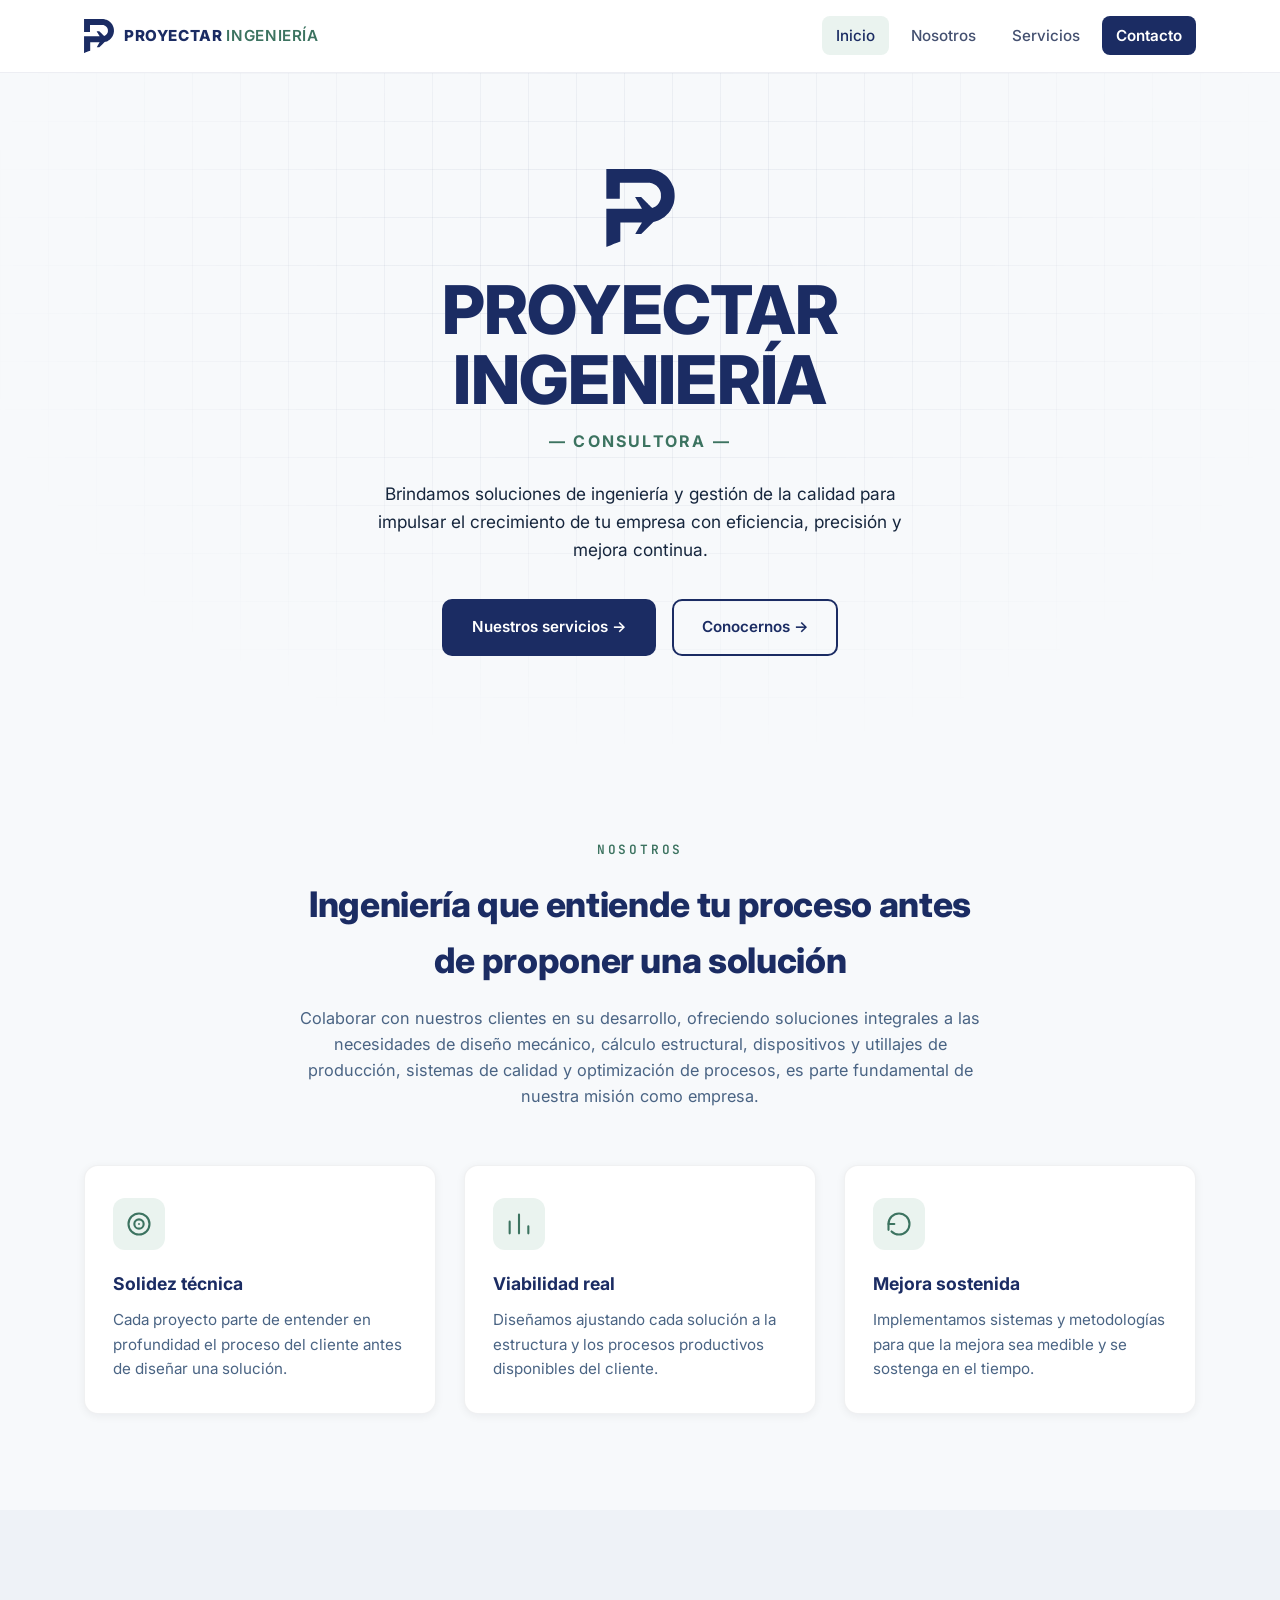
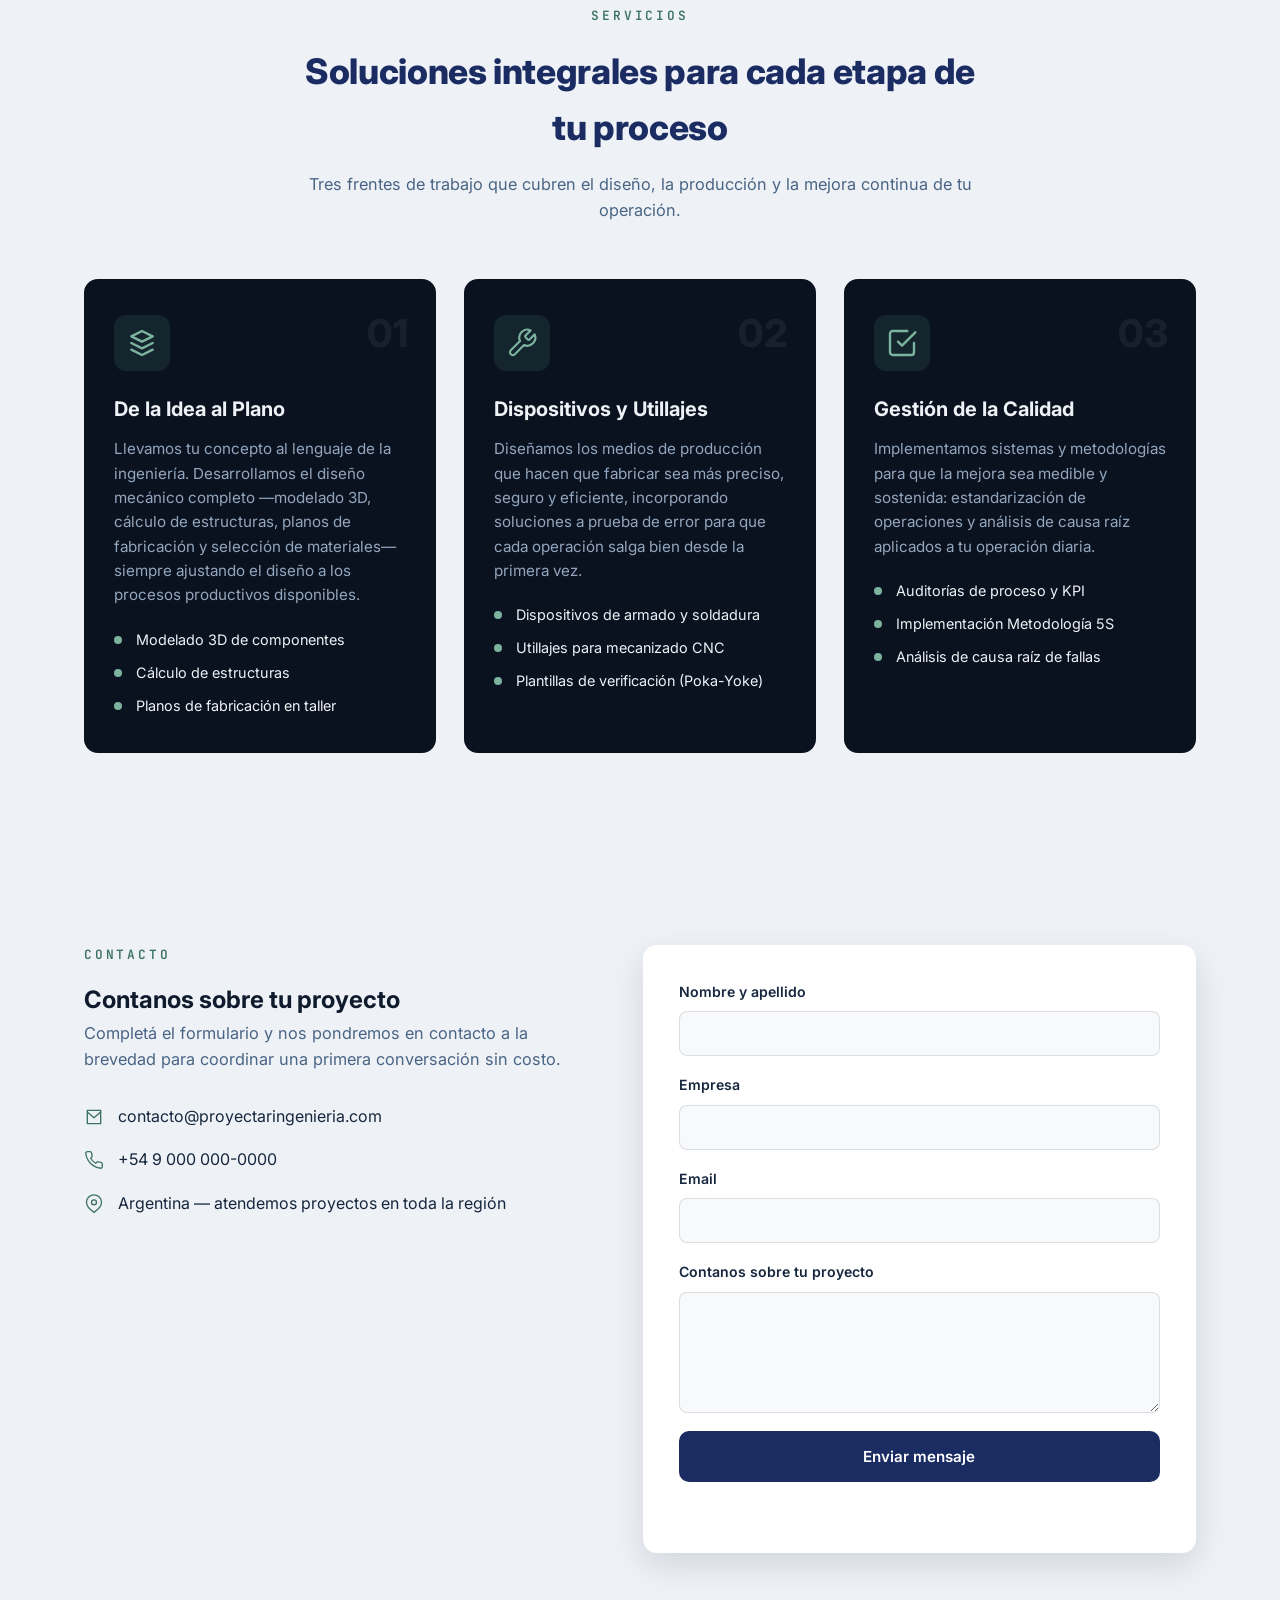
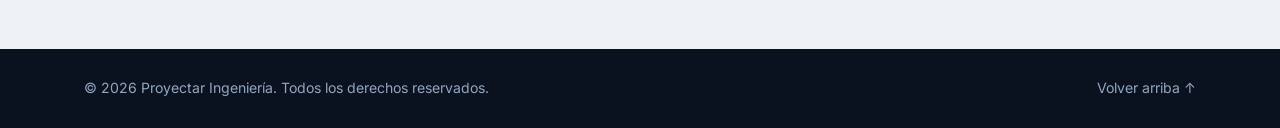
<file: index.html>
<!DOCTYPE html>
<html lang="es">
<head>
<meta charset="UTF-8">
<meta name="viewport" content="width=device-width, initial-scale=1.0">
<title>Proyectar Ingeniería | Consultoría técnica en diseño mecánico y calidad</title>
<meta name="description" content="Proyectar Ingeniería es una consultora técnica especializada en diseño mecánico, cálculo estructural, dispositivos y utillajes de producción, y gestión de la calidad industrial.">
<link rel="icon" href="assets/favicon.svg" type="image/svg+xml">
<link rel="preconnect" href="https://fonts.googleapis.com">
<link rel="preconnect" href="https://fonts.gstatic.com" crossorigin>
<link href="https://fonts.googleapis.com/css2?family=Inter:wght@400;500;600;700;800&family=JetBrains+Mono:wght@500;600&display=swap" rel="stylesheet">
<link rel="stylesheet" href="css/style.css">
</head>
<body>

<svg width="0" height="0" style="position:absolute" aria-hidden="true">
  <defs>
    <symbol id="logo-mark" viewBox="0 0 600 682">
      <path fill="currentColor" d="M 0,129.6 L 0,259.1 L 59.5,259.1 L 119,259.1 L 119.2,189.8 L 119.5,120.6 L 250,120.6 C 373.7,120.6 380.9,120.7 388.5,122.5 C 398.2,124.7 404.2,126.6 409.5,129.1 C 423.3,135.5 427,137.3 427.5,138.1 C 427.8,138.6 430.8,140.8 434.3,143.1 C 439.8,146.9 457.8,164.5 458,166.3 C 458,166.7 460.4,170.8 463.3,175.5 C 466.3,180.2 469.5,186.2 470.4,188.8 C 471.4,191.4 473.2,196.3 474.5,199.6 C 475.8,202.9 477.2,207.6 477.5,210.1 C 478.8,218.3 479.2,252.3 478,253.5 C 477.5,254 477,256.2 477,258.3 C 477,260.4 476.6,262.9 476.1,263.9 C 475.6,264.8 473.3,270.5 471,276.6 C 460.7,303.1 438.5,326.2 412.8,337.2 C 407.8,339.3 403.2,341.1 402.6,341.1 C 402,341.1 379.9,319.5 353.5,293.1 L 305.5,245.1 L 279.9,245.1 C 265.8,245.1 254.1,245.4 253.7,245.7 C 253.4,246.1 253.9,247.5 255,249 C 256.7,251.4 268.2,271.2 273.8,281.1 C 275.2,283.6 277.1,286.8 278.1,288.3 C 279.2,289.7 280,291.4 280,292 C 280,292.6 280.4,293.1 280.9,293.1 C 281.4,293.1 282,293.9 282.4,294.8 C 282.7,295.8 283.9,298.1 285,299.8 C 287.5,303.9 287.9,304.5 301.7,328.1 L 312.8,347.1 L 156.4,347.1 L 0,347.1 L 0,514.7 C 0,673.9 0.1,682.3 1.8,681.6 C 2.7,681.2 9.8,678.5 17.5,675.6 C 30.6,670.7 42.9,665.8 51,662.3 C 52.9,661.5 70,654.9 89,647.6 L 123.5,634.4 L 123.8,550.7 L 124,467.1 L 218.5,467.1 C 272,467.1 313,467.5 313,468 C 313,468.5 312.3,469.4 311.5,470.1 C 310.7,470.8 310,471.7 310,472.1 C 310,472.8 288.3,509.9 282.6,519 C 281.1,521.2 280,523.3 280,523.6 C 280,523.9 278.4,526.5 276.5,529.4 C 274.6,532.2 273,535.1 273,535.8 C 273,536.4 272.7,537.1 272.2,537.3 C 271.6,537.6 264,549.7 264,550.5 C 264,550.7 261.8,554.6 259,559.2 C 256.3,563.8 254,567.9 254,568.3 C 254,568.8 265.8,569.1 280.2,569.1 L 306.4,569.1 L 359.6,515.9 L 412.9,462.6 L 428.2,458.6 C 445.2,454.1 468.2,445 477.8,439 C 481.3,436.9 484.3,435.1 484.5,435.1 C 484.8,435.1 487.4,433.5 490.4,431.6 C 493.4,429.7 496.3,428.1 496.7,428.1 C 497.2,428.1 499.2,426.6 501.2,424.8 C 503.2,423.1 508.9,418.5 513.8,414.7 C 518.8,410.9 527.8,402.8 533.7,396.6 C 545.2,384.6 547.1,382.4 555,371.5 C 557.8,367.7 560.8,363.5 561.8,362.2 C 564.8,358.1 578.2,332.9 580.7,326.6 C 582,323.3 583.5,319.7 583.9,318.6 C 584.4,317.5 585.3,315 586,313.1 C 587.1,309.8 588,307.6 590.1,302.6 C 592.4,297.3 598,267.1 599.1,254.6 C 600.8,234.6 599.7,211.2 596,191.4 C 594.5,182.7 592.4,173.6 591.5,171.1 C 590.6,168.6 589.6,165.7 589.4,164.6 C 589.1,163.5 588.5,161.7 588,160.6 C 587.6,159.5 586.7,156.6 586,154.1 C 583.6,145.9 569.5,117.8 561.8,106.1 C 547.4,84.3 534.7,70.3 511,50.3 C 504.1,44.5 480.3,29.7 471,25.4 C 465.8,23 460.8,20.6 460,20.1 C 457.4,18.4 451.8,16.1 450.4,16.1 C 449.7,16.1 448.8,15.6 448.5,15.1 C 448.2,14.5 446.6,14.1 445.1,14.1 C 443.6,14.1 442,13.7 441.5,13.2 C 439.4,11.3 419.8,6.2 404.5,3.5 L 388.5,0.6 L 194.3,0.3 L 0,0 L 0,129.6"/>
    </symbol>
  </defs>
</svg>

<a class="skip-link" href="#main">Saltar al contenido</a>

<header class="site-header" id="header">
  <div class="container header-inner">
    <a href="#inicio" class="brand">
      <svg class="brand-mark" width="30" height="34" viewBox="0 0 600 682" aria-hidden="true"><use href="#logo-mark"></use></svg>
      <span class="brand-text">PROYECTAR<span class="brand-accent">INGENIERÍA</span></span>
    </a>

    <nav class="main-nav" id="main-nav" aria-label="Navegación principal">
      <ul>
        <li><a href="#inicio" class="nav-link active">Inicio</a></li>
        <li><a href="#nosotros" class="nav-link">Nosotros</a></li>
        <li><a href="#servicios" class="nav-link">Servicios</a></li>
        <li><a href="#contacto" class="nav-link nav-cta">Contacto</a></li>
      </ul>
    </nav>

    <button class="nav-toggle" id="nav-toggle" aria-label="Abrir menú" aria-expanded="false" aria-controls="main-nav">
      <span></span><span></span><span></span>
    </button>
  </div>
</header>

<main id="main">

  <!-- INICIO -->
  <section class="hero" id="inicio">
    <div class="hero-bg" aria-hidden="true"></div>
    <div class="container hero-inner">
      <svg class="hero-logo reveal" width="69" height="78" viewBox="0 0 600 682" aria-hidden="true"><use href="#logo-mark"></use></svg>
      <h1 class="reveal">Proyectar<br>Ingeniería</h1>
      <p class="hero-tagline reveal">— Consultora —</p>
      <p class="hero-lead reveal">
        Brindamos soluciones de ingeniería y gestión de la calidad para impulsar
        el crecimiento de tu empresa con eficiencia, precisión y mejora continua.
      </p>
      <div class="hero-actions reveal">
        <a href="#servicios" class="btn btn-primary">Nuestros servicios →</a>
        <a href="#nosotros" class="btn btn-outline">Conocernos →</a>
      </div>
    </div>
  </section>

  <!-- NOSOTROS -->
  <section class="section" id="nosotros">
    <div class="container">
      <div class="section-head reveal">
        <p class="eyebrow">Nosotros</p>
        <h2>Ingeniería que entiende tu proceso antes de proponer una solución</h2>
        <p class="section-lead">
          Colaborar con nuestros clientes en su desarrollo, ofreciendo soluciones
          integrales a las necesidades de diseño mecánico, cálculo estructural,
          dispositivos y utillajes de producción, sistemas de calidad y optimización
          de procesos, es parte fundamental de nuestra misión como empresa.
        </p>
      </div>

      <div class="values-grid">
        <div class="value-card reveal">
          <div class="value-icon">
            <svg width="28" height="28" viewBox="0 0 24 24" fill="none" aria-hidden="true"><circle cx="12" cy="12" r="9" stroke="currentColor" stroke-width="1.8"/><circle cx="12" cy="12" r="4" stroke="currentColor" stroke-width="1.8"/><circle cx="12" cy="12" r="0.8" fill="currentColor"/></svg>
          </div>
          <h3>Solidez técnica</h3>
          <p>Cada proyecto parte de entender en profundidad el proceso del cliente
            antes de diseñar una solución.</p>
        </div>

        <div class="value-card reveal">
          <div class="value-icon">
            <svg width="28" height="28" viewBox="0 0 24 24" fill="none" aria-hidden="true"><path d="M4 20V10M12 20V4M20 20V14" stroke="currentColor" stroke-width="1.8" stroke-linecap="round"/></svg>
          </div>
          <h3>Viabilidad real</h3>
          <p>Diseñamos ajustando cada solución a la estructura y los procesos
            productivos disponibles del cliente.</p>
        </div>

        <div class="value-card reveal">
          <div class="value-icon">
            <svg width="28" height="28" viewBox="0 0 24 24" fill="none" aria-hidden="true"><path d="M3 12C3 7 7 3 12 3s9 4 9 9-4 9-9 9c-2.5 0-4.8-1-6.4-2.6" stroke="currentColor" stroke-width="1.8" stroke-linecap="round"/><path d="M3 17v-5h5" stroke="currentColor" stroke-width="1.8" stroke-linecap="round" stroke-linejoin="round"/></svg>
          </div>
          <h3>Mejora sostenida</h3>
          <p>Implementamos sistemas y metodologías para que la mejora sea medible
            y se sostenga en el tiempo.</p>
        </div>
      </div>
    </div>
  </section>

  <!-- SERVICIOS -->
  <section class="section section-alt" id="servicios">
    <div class="container">
      <div class="section-head reveal">
        <p class="eyebrow">Servicios</p>
        <h2>Soluciones integrales para cada etapa de tu proceso</h2>
        <p class="section-lead">
          Tres frentes de trabajo que cubren el diseño, la producción y la mejora
          continua de tu operación.
        </p>
      </div>

      <div class="services-grid">
        <article class="service-card reveal">
          <div class="service-number">01</div>
          <div class="service-icon">
            <svg width="32" height="32" viewBox="0 0 24 24" fill="none" aria-hidden="true"><path d="M4 17L12 21L20 17" stroke="currentColor" stroke-width="1.8" stroke-linecap="round" stroke-linejoin="round"/><path d="M4 12L12 16L20 12" stroke="currentColor" stroke-width="1.8" stroke-linecap="round" stroke-linejoin="round"/><path d="M12 3L4 7L12 11L20 7L12 3Z" stroke="currentColor" stroke-width="1.8" stroke-linecap="round" stroke-linejoin="round"/></svg>
          </div>
          <h3>De la Idea al Plano</h3>
          <p>Llevamos tu concepto al lenguaje de la ingeniería. Desarrollamos el
            diseño mecánico completo —modelado 3D, cálculo de estructuras, planos
            de fabricación y selección de materiales— siempre ajustando el diseño
            a los procesos productivos disponibles.</p>
          <ul class="service-list">
            <li>Modelado 3D de componentes</li>
            <li>Cálculo de estructuras</li>
            <li>Planos de fabricación en taller</li>
          </ul>
        </article>

        <article class="service-card reveal">
          <div class="service-number">02</div>
          <div class="service-icon">
            <svg width="32" height="32" viewBox="0 0 24 24" fill="none" aria-hidden="true"><path d="M14.7 6.3a1 1 0 000 1.4l1.6 1.6a1 1 0 001.4 0l3.77-3.77a6 6 0 01-7.94 7.94l-6.91 6.91a2.12 2.12 0 01-3-3l6.91-6.91a6 6 0 017.94-7.94l-3.76 3.76z" stroke="currentColor" stroke-width="1.6" stroke-linecap="round" stroke-linejoin="round"/></svg>
          </div>
          <h3>Dispositivos y Utillajes</h3>
          <p>Diseñamos los medios de producción que hacen que fabricar sea más
            preciso, seguro y eficiente, incorporando soluciones a prueba de
            error para que cada operación salga bien desde la primera vez.</p>
          <ul class="service-list">
            <li>Dispositivos de armado y soldadura</li>
            <li>Utillajes para mecanizado CNC</li>
            <li>Plantillas de verificación (Poka-Yoke)</li>
          </ul>
        </article>

        <article class="service-card reveal">
          <div class="service-number">03</div>
          <div class="service-icon">
            <svg width="32" height="32" viewBox="0 0 24 24" fill="none" aria-hidden="true"><path d="M9 11l3 3L22 4" stroke="currentColor" stroke-width="1.8" stroke-linecap="round" stroke-linejoin="round"/><path d="M21 12v7a2 2 0 01-2 2H5a2 2 0 01-2-2V5a2 2 0 012-2h11" stroke="currentColor" stroke-width="1.8" stroke-linecap="round" stroke-linejoin="round"/></svg>
          </div>
          <h3>Gestión de la Calidad</h3>
          <p>Implementamos sistemas y metodologías para que la mejora sea medible
            y sostenida: estandarización de operaciones y análisis de causa raíz
            aplicados a tu operación diaria.</p>
          <ul class="service-list">
            <li>Auditorías de proceso y KPI</li>
            <li>Implementación Metodología 5S</li>
            <li>Análisis de causa raíz de fallas</li>
          </ul>
        </article>
      </div>
    </div>
  </section>

  <!-- CONTACTO -->
  <section class="section section-alt" id="contacto">
    <div class="container contact-grid">
      <div class="contact-info reveal">
        <p class="eyebrow">Contacto</p>
        <h2>Contanos sobre tu proyecto</h2>
        <p class="section-lead">
          Completá el formulario y nos pondremos en contacto a la brevedad para
          coordinar una primera conversación sin costo.
        </p>

        <ul class="contact-list">
          <li>
            <svg width="20" height="20" viewBox="0 0 24 24" fill="none" aria-hidden="true"><path d="M4 4h16v16H4V4z" stroke="currentColor" stroke-width="1.6"/><path d="M4 6l8 7 8-7" stroke="currentColor" stroke-width="1.6" stroke-linecap="round" stroke-linejoin="round"/></svg>
            <a href="mailto:contacto@proyectaringenieria.com">contacto@proyectaringenieria.com</a>
          </li>
          <li>
            <svg width="20" height="20" viewBox="0 0 24 24" fill="none" aria-hidden="true"><path d="M22 16.9v3a2 2 0 01-2.2 2 19.8 19.8 0 01-8.6-3.1 19.5 19.5 0 01-6-6A19.8 19.8 0 012.1 4.2 2 2 0 014.1 2h3a2 2 0 012 1.7c.1.9.3 1.8.6 2.7a2 2 0 01-.4 2.1L8 9.9a16 16 0 006 6l1.4-1.3a2 2 0 012.1-.4c.9.3 1.8.5 2.7.6a2 2 0 011.7 2z" stroke="currentColor" stroke-width="1.6" stroke-linecap="round" stroke-linejoin="round"/></svg>
            <a href="tel:+5400000000">+54 9 000 000-0000</a>
          </li>
          <li>
            <svg width="20" height="20" viewBox="0 0 24 24" fill="none" aria-hidden="true"><path d="M21 10c0 6-9 12-9 12s-9-6-9-12a9 9 0 0118 0z" stroke="currentColor" stroke-width="1.6"/><circle cx="12" cy="10" r="3" stroke="currentColor" stroke-width="1.6"/></svg>
            <span>Argentina — atendemos proyectos en toda la región</span>
          </li>
        </ul>
      </div>

      <form class="contact-form reveal" id="contact-form" action="https://formspree.io/f/TU_FORM_ID" method="POST">
        <div class="form-row">
          <label for="name">Nombre y apellido</label>
          <input type="text" id="name" name="name" required autocomplete="name">
        </div>
        <div class="form-row">
          <label for="company">Empresa</label>
          <input type="text" id="company" name="company" autocomplete="organization">
        </div>
        <div class="form-row">
          <label for="email">Email</label>
          <input type="email" id="email" name="email" required autocomplete="email">
        </div>
        <div class="form-row">
          <label for="message">Contanos sobre tu proyecto</label>
          <textarea id="message" name="message" rows="5" required></textarea>
        </div>
        <input type="text" name="_gotcha" class="hp-field" tabindex="-1" autocomplete="off" aria-hidden="true">
        <button type="submit" class="btn btn-primary btn-block">Enviar mensaje</button>
        <p class="form-status" id="form-status" role="status" aria-live="polite"></p>
      </form>
    </div>
  </section>

</main>

<footer class="site-footer">
  <div class="container footer-inner">
    <span>© <span id="year"></span> Proyectar Ingeniería. Todos los derechos reservados.</span>
    <a href="#inicio">Volver arriba ↑</a>
  </div>
</footer>

<script src="js/main.js"></script>
</body>
</html>
</file>
<file: css/style.css>
/* ---------- Tokens ---------- */
:root {
  --navy-950: #0a1220;
  --navy-900: #0f1b2d;
  --navy-800: #16263d;
  --navy-700: #1e3350;
  --steel-600: #445070;
  --steel-500: #4a6484;
  --steel-300: #93a6bd;
  --ink-100: #eef2f7;
  --ink-050: #f7f9fb;
  --brand-700: #1b2c63;
  --brand-600: #28418f;
  --teal-600: #3c7360;
  --teal-500: #4f8a76;
  --teal-400: #7bb39e;
  --teal-050: #eaf3ef;
  --line: rgba(27, 44, 99, 0.08);
  --success: #2f9e57;
  --danger: #d24545;

  --font: 'Inter', -apple-system, BlinkMacSystemFont, 'Segoe UI', Roboto, sans-serif;
  --container: 1160px;
  --radius: 14px;
  --shadow-sm: 0 2px 10px rgba(10, 18, 32, 0.06);
  --shadow-md: 0 12px 32px rgba(10, 18, 32, 0.12);
  --transition: 220ms cubic-bezier(.4,0,.2,1);
}

/* ---------- Reset ---------- */
* , *::before, *::after { box-sizing: border-box; }
html { scroll-behavior: smooth; }
body {
  margin: 0;
  font-family: var(--font);
  color: var(--navy-900);
  background: var(--ink-050);
  line-height: 1.6;
  -webkit-font-smoothing: antialiased;
}
img { max-width: 100%; display: block; }
a { color: inherit; text-decoration: none; }
ul, ol { list-style: none; margin: 0; padding: 0; }
h1, h2, h3, p { margin: 0; }
button { font-family: inherit; cursor: pointer; }

.container {
  width: 100%;
  max-width: var(--container);
  margin: 0 auto;
  padding: 0 24px;
}

.skip-link {
  position: absolute;
  left: -9999px;
  top: auto;
  background: var(--brand-700);
  color: #fff;
  padding: 12px 18px;
  z-index: 1000;
  border-radius: 8px;
}
.skip-link:focus { left: 16px; top: 16px; }

/* ---------- Header ---------- */
.site-header {
  position: sticky;
  top: 0;
  z-index: 100;
  background: rgba(255, 255, 255, 0.92);
  backdrop-filter: blur(10px);
  border-bottom: 1px solid rgba(27, 44, 99, 0.08);
}
.header-inner {
  display: flex;
  align-items: center;
  justify-content: space-between;
  height: 72px;
}
.brand {
  display: flex;
  align-items: center;
  gap: 10px;
  color: var(--brand-700);
}
.brand-mark { color: var(--brand-700); flex-shrink: 0; }
.brand-text {
  font-weight: 800;
  letter-spacing: 0.04em;
  font-size: 0.95rem;
}
.brand-accent { color: var(--teal-600); font-weight: 600; margin-left: 4px; }

.main-nav ul {
  display: flex;
  align-items: center;
  gap: 8px;
}
.nav-link {
  color: var(--steel-600);
  font-weight: 500;
  font-size: 0.95rem;
  padding: 10px 14px;
  border-radius: 8px;
  transition: color var(--transition), background var(--transition);
}
.nav-link:hover, .nav-link.active { color: var(--brand-700); background: var(--teal-050); }
.nav-cta {
  background: var(--brand-700);
  color: #fff !important;
  font-weight: 600;
}
.nav-cta:hover { background: var(--brand-600); }

.nav-toggle {
  display: none;
  flex-direction: column;
  justify-content: center;
  gap: 5px;
  width: 40px;
  height: 40px;
  background: none;
  border: none;
  padding: 0;
}
.nav-toggle span {
  display: block;
  width: 22px;
  height: 2px;
  background: var(--brand-700);
  margin: 0 auto;
  transition: transform var(--transition), opacity var(--transition);
}
.nav-toggle[aria-expanded="true"] span:nth-child(1) { transform: translateY(7px) rotate(45deg); }
.nav-toggle[aria-expanded="true"] span:nth-child(2) { opacity: 0; }
.nav-toggle[aria-expanded="true"] span:nth-child(3) { transform: translateY(-7px) rotate(-45deg); }

/* ---------- Buttons ---------- */
.btn {
  display: inline-flex;
  align-items: center;
  justify-content: center;
  padding: 14px 28px;
  border-radius: 10px;
  font-weight: 600;
  font-size: 0.95rem;
  border: 2px solid transparent;
  transition: transform var(--transition), background var(--transition), border-color var(--transition), color var(--transition);
}
.btn:hover { transform: translateY(-2px); }
.btn-primary { background: var(--brand-700); color: #fff; }
.btn-primary:hover { background: var(--brand-600); }
.btn-outline { border-color: var(--brand-700); color: var(--brand-700); }
.btn-outline:hover { background: var(--brand-700); color: #fff; }
.btn-block { width: 100%; }

/* ---------- Hero ---------- */
.hero {
  position: relative;
  overflow: hidden;
  background: var(--ink-050);
  color: var(--brand-700);
  padding: 96px 0 88px;
  text-align: center;
}
.hero-bg {
  position: absolute;
  inset: 0;
  background-image:
    linear-gradient(var(--line) 1px, transparent 1px),
    linear-gradient(90deg, var(--line) 1px, transparent 1px);
  background-size: 48px 48px;
  mask-image: radial-gradient(ellipse at 50% 30%, black 0%, transparent 75%);
}
.hero-inner { position: relative; max-width: 720px; margin: 0 auto; display: flex; flex-direction: column; align-items: center; }
.hero-logo { color: var(--brand-700); margin-bottom: 28px; }
.eyebrow {
  color: var(--teal-600);
  font-family: 'JetBrains Mono', ui-monospace, SFMono-Regular, Menlo, monospace;
  font-weight: 600;
  font-size: 0.8rem;
  letter-spacing: 0.22em;
  text-transform: uppercase;
  margin-bottom: 16px;
}
.hero h1 {
  font-size: clamp(2.4rem, 6vw, 4.2rem);
  font-weight: 800;
  line-height: 1.04;
  letter-spacing: -0.01em;
  text-transform: uppercase;
  text-wrap: balance;
  margin-bottom: 14px;
}
.hero-tagline {
  color: var(--teal-600);
  font-weight: 700;
  font-size: 1rem;
  letter-spacing: 0.14em;
  text-transform: uppercase;
  margin-bottom: 26px;
}
.hero-lead {
  color: var(--navy-800);
  font-size: 1.08rem;
  max-width: 560px;
  margin: 0 auto 36px;
}
.hero-actions { display: flex; gap: 16px; flex-wrap: wrap; justify-content: center; }

/* ---------- Sections ---------- */
.section { padding: 96px 0; }
.section-alt { background: var(--ink-100); }
.section-head { max-width: 680px; margin: 0 auto 56px; text-align: center; }
.section-head .eyebrow { color: var(--teal-600); }
.section-head h2 {
  font-size: clamp(1.6rem, 3vw, 2.2rem);
  font-weight: 800;
  color: var(--brand-700);
  margin-bottom: 16px;
  letter-spacing: -0.01em;
}
.section-lead { color: var(--steel-500); font-size: 1.02rem; }

/* ---------- Nosotros / values ---------- */
.values-grid {
  display: grid;
  grid-template-columns: repeat(auto-fit, minmax(240px, 1fr));
  gap: 28px;
}
.value-card {
  background: #fff;
  border: 1px solid rgba(10,18,32,0.06);
  border-radius: var(--radius);
  padding: 32px 28px;
  box-shadow: var(--shadow-sm);
  transition: transform var(--transition), box-shadow var(--transition);
}
.value-card:hover { transform: translateY(-4px); box-shadow: var(--shadow-md); }
.value-icon {
  width: 52px; height: 52px;
  display: flex; align-items: center; justify-content: center;
  background: var(--teal-050);
  color: var(--teal-600);
  border-radius: 12px;
  margin-bottom: 20px;
}
.value-card h3 { font-size: 1.1rem; font-weight: 700; margin-bottom: 10px; color: var(--brand-700); }
.value-card p { color: var(--steel-500); font-size: 0.95rem; }

/* ---------- Servicios ---------- */
.services-grid {
  display: grid;
  grid-template-columns: repeat(auto-fit, minmax(300px, 1fr));
  gap: 28px;
}
.service-card {
  position: relative;
  background: var(--navy-950);
  color: var(--ink-100);
  border-radius: var(--radius);
  padding: 36px 30px;
  overflow: hidden;
  transition: transform var(--transition);
}
.service-card:hover { transform: translateY(-6px); }
.service-number {
  position: absolute;
  top: 24px; right: 28px;
  font-size: 2.4rem;
  font-weight: 800;
  color: rgba(255,255,255,0.06);
}
.service-icon {
  width: 56px; height: 56px;
  display: flex; align-items: center; justify-content: center;
  background: rgba(79,138,118,0.16);
  color: var(--teal-400);
  border-radius: 12px;
  margin-bottom: 22px;
}
.service-card h3 { font-size: 1.25rem; font-weight: 700; margin-bottom: 12px; }
.service-card p { color: var(--steel-300); font-size: 0.95rem; margin-bottom: 20px; }
.service-list { display: flex; flex-direction: column; gap: 10px; }
.service-list li {
  font-size: 0.9rem;
  color: var(--ink-100);
  padding-left: 22px;
  position: relative;
}
.service-list li::before {
  content: "";
  position: absolute;
  left: 0; top: 8px;
  width: 8px; height: 8px;
  border-radius: 50%;
  background: var(--teal-400);
}

/* ---------- Contacto ---------- */
.contact-grid {
  display: grid;
  grid-template-columns: 1fr 1.1fr;
  gap: 56px;
  align-items: start;
}
.contact-info .section-head, .contact-info { text-align: left; }
.contact-list { margin-top: 32px; display: flex; flex-direction: column; gap: 18px; }
.contact-list li { display: flex; align-items: center; gap: 14px; color: var(--navy-800); }
.contact-list svg { color: var(--teal-600); flex-shrink: 0; }
.contact-list a:hover { color: var(--teal-600); }

.contact-form {
  background: #fff;
  border-radius: var(--radius);
  padding: 36px;
  box-shadow: var(--shadow-md);
  display: flex;
  flex-direction: column;
  gap: 18px;
}
.form-row { display: flex; flex-direction: column; gap: 8px; }
.form-row label { font-size: 0.88rem; font-weight: 600; color: var(--navy-800); }
.form-row input, .form-row textarea {
  font-family: inherit;
  font-size: 0.95rem;
  padding: 12px 14px;
  border: 1.5px solid rgba(10,18,32,0.12);
  border-radius: 8px;
  background: var(--ink-050);
  color: var(--navy-950);
  transition: border-color var(--transition), background var(--transition);
  resize: vertical;
}
.form-row input:focus, .form-row textarea:focus {
  outline: none;
  border-color: var(--teal-600);
  background: #fff;
}
.hp-field { position: absolute; left: -9999px; width: 1px; height: 1px; opacity: 0; }
.form-status { font-size: 0.9rem; min-height: 1.2em; }
.form-status[data-state="success"] { color: var(--success); }
.form-status[data-state="error"] { color: var(--danger); }

/* ---------- Footer ---------- */
.site-footer {
  background: var(--navy-950);
  color: var(--steel-300);
  padding: 28px 0;
  font-size: 0.88rem;
}
.footer-inner { display: flex; justify-content: space-between; align-items: center; flex-wrap: wrap; gap: 12px; }
.footer-inner a:hover { color: var(--teal-400); }

/* ---------- Reveal animation ---------- */
.reveal {
  opacity: 0;
  transform: translateY(18px);
  transition: opacity 600ms ease, transform 600ms ease;
}
.reveal.is-visible { opacity: 1; transform: translateY(0); }

/* ---------- Responsive ---------- */
@media (max-width: 860px) {
  .contact-grid { grid-template-columns: 1fr; }
  .contact-info { text-align: center; }
  .contact-info .contact-list { align-items: center; }
}

@media (max-width: 760px) {
  .main-nav {
    position: fixed;
    top: 72px; left: 0; right: 0;
    background: #fff;
    border-bottom: 1px solid rgba(27, 44, 99, 0.08);
    box-shadow: var(--shadow-md);
    transform: translateY(-120%);
    opacity: 0;
    visibility: hidden;
    transition: transform var(--transition), opacity var(--transition), visibility var(--transition);
  }
  .main-nav.is-open { transform: translateY(0); opacity: 1; visibility: visible; }
  .main-nav ul { flex-direction: column; align-items: stretch; padding: 16px 24px 24px; gap: 4px; }
  .nav-link { display: block; padding: 14px 12px; }
  .nav-cta { text-align: center; margin-top: 8px; }
  .nav-toggle { display: flex; }
  .hero { padding: 88px 0 72px; }
  .section { padding: 72px 0; }
}

@media (prefers-reduced-motion: reduce) {
  html { scroll-behavior: auto; }
  .reveal { opacity: 1; transform: none; transition: none; }
  .btn:hover, .value-card:hover, .service-card:hover { transform: none; }
}
</file>
